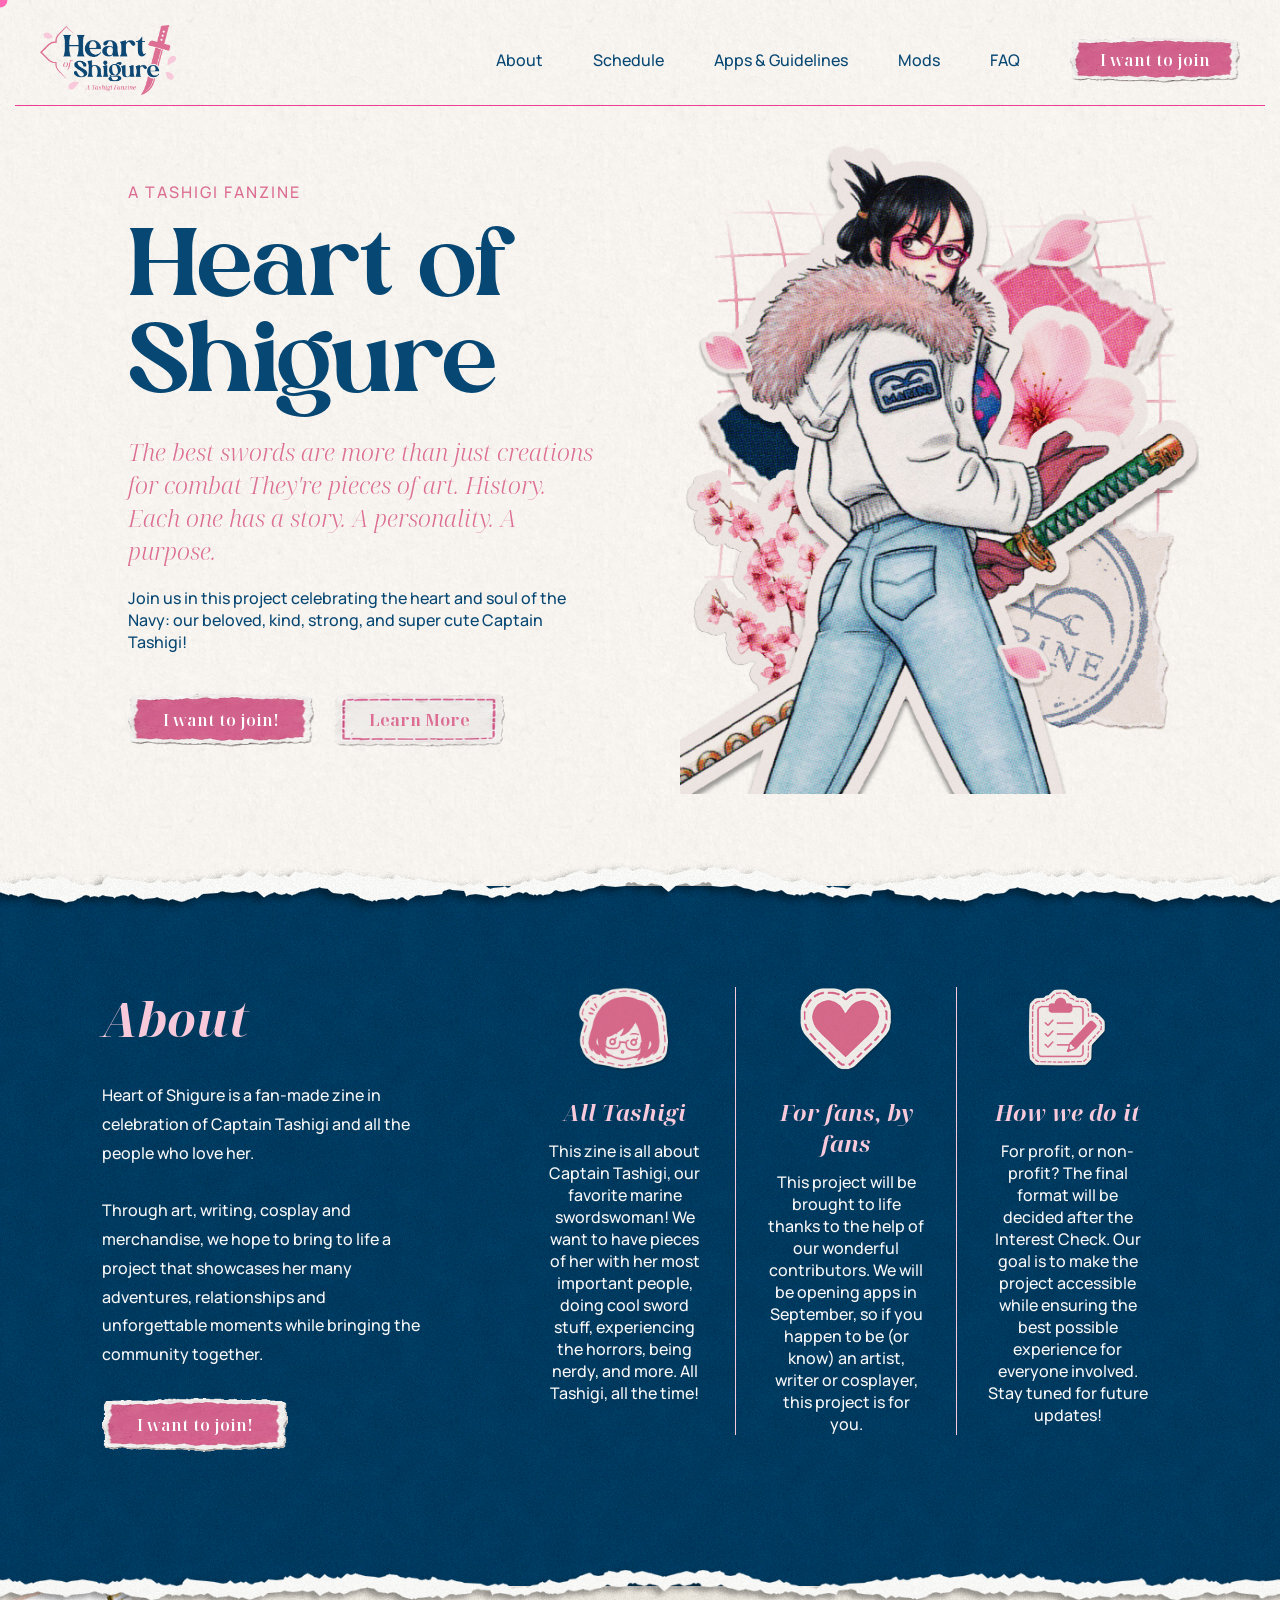
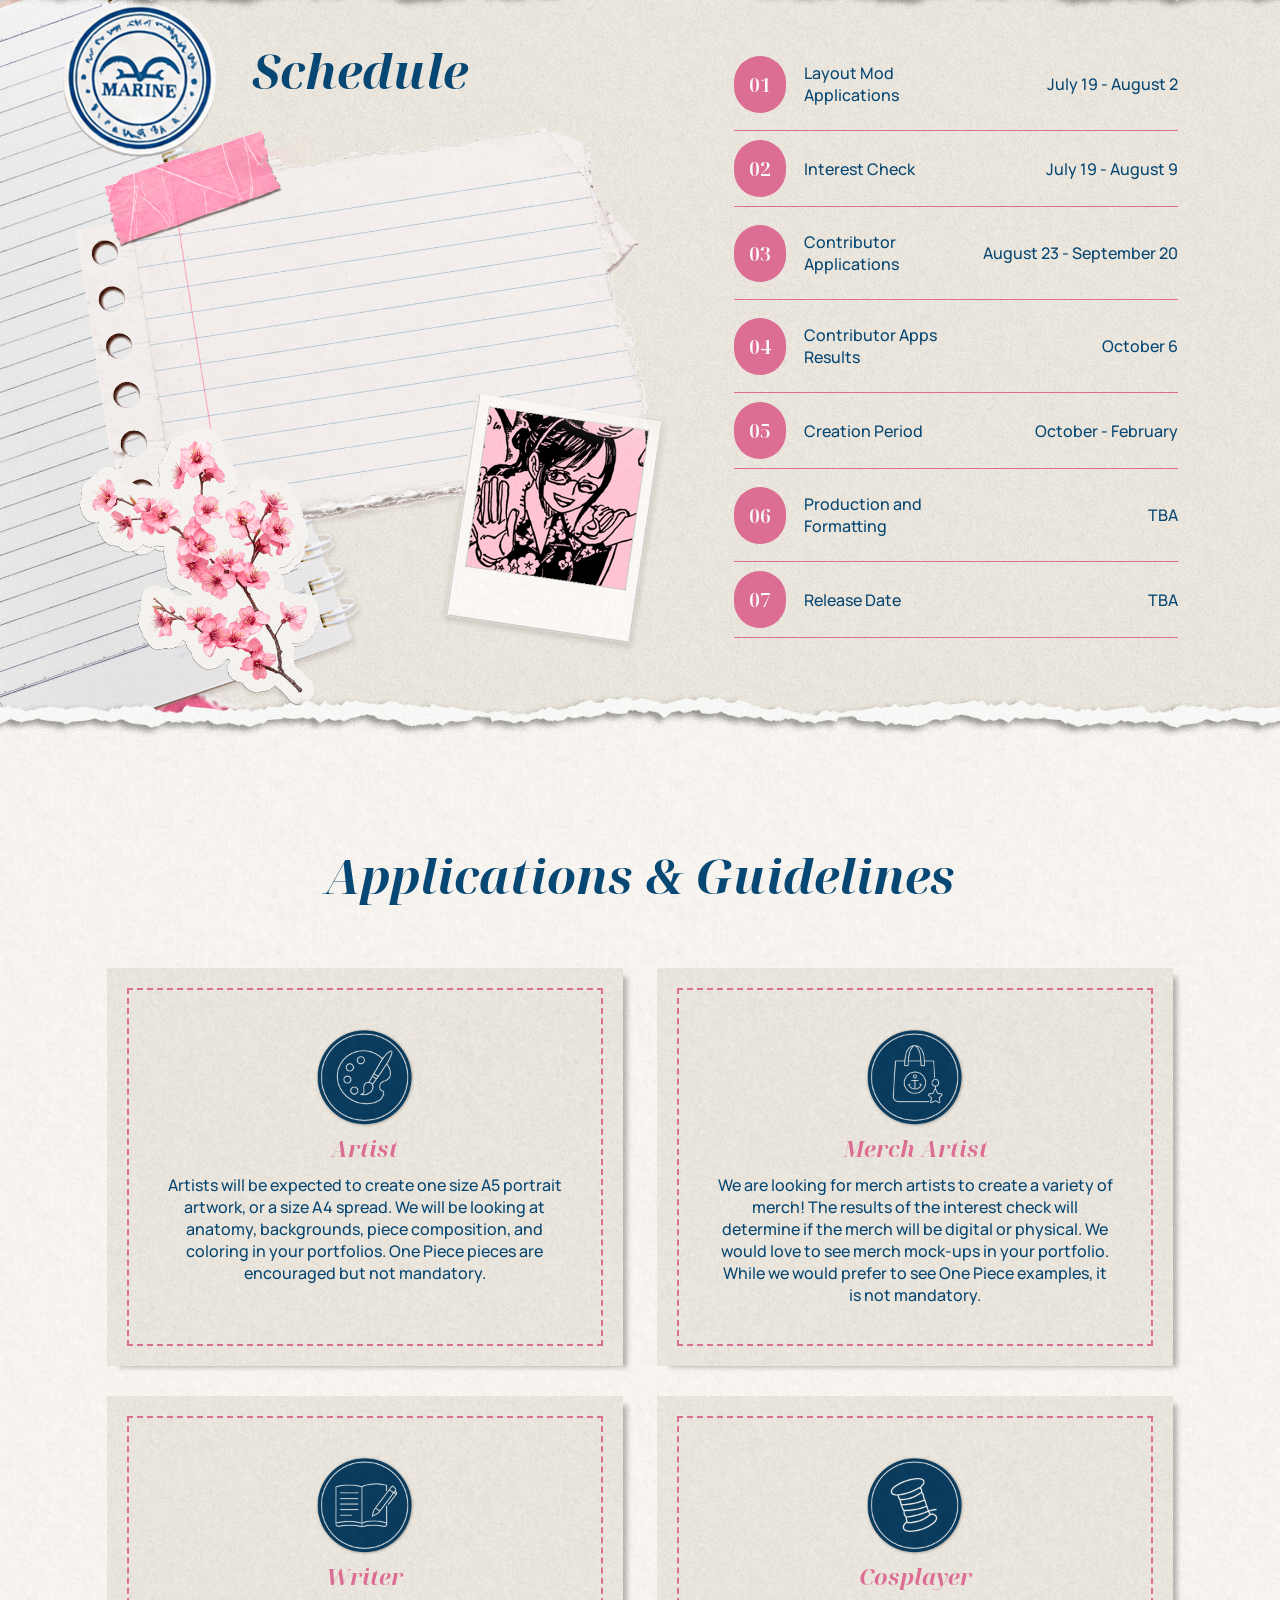
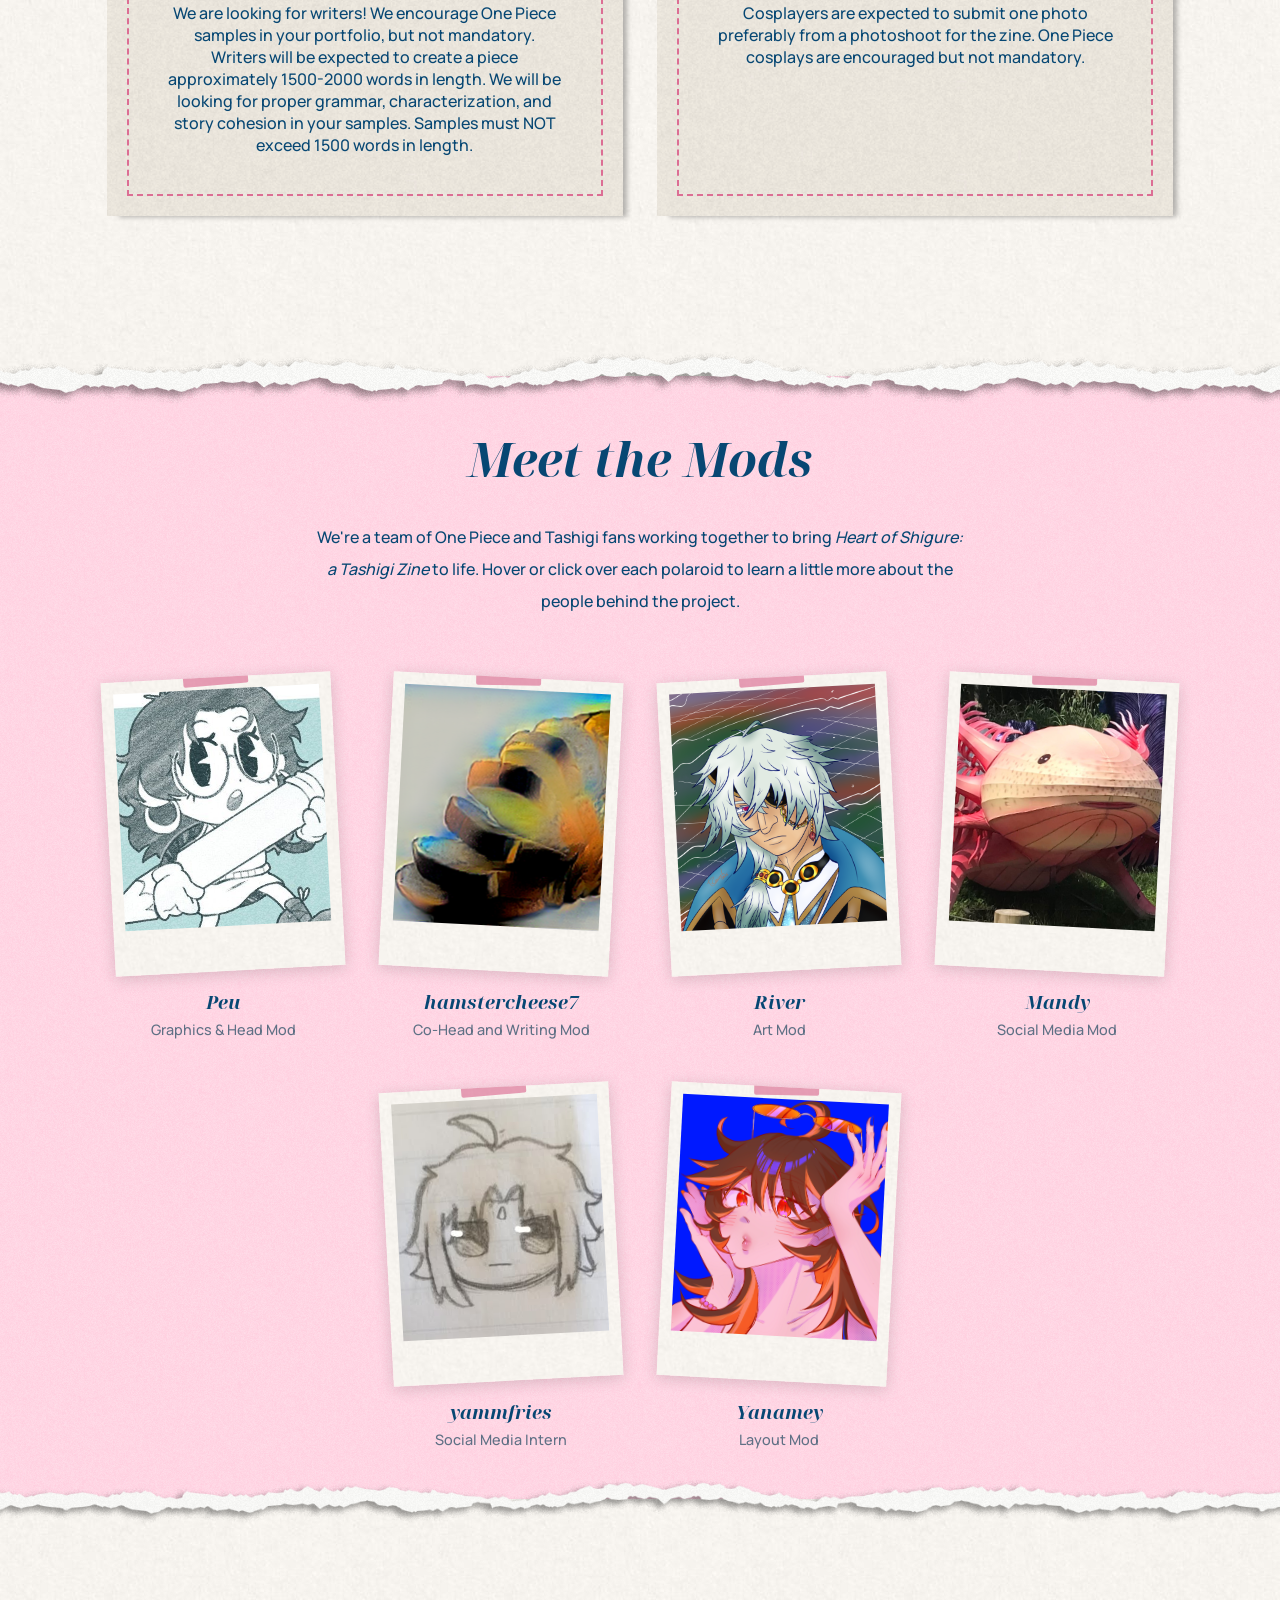
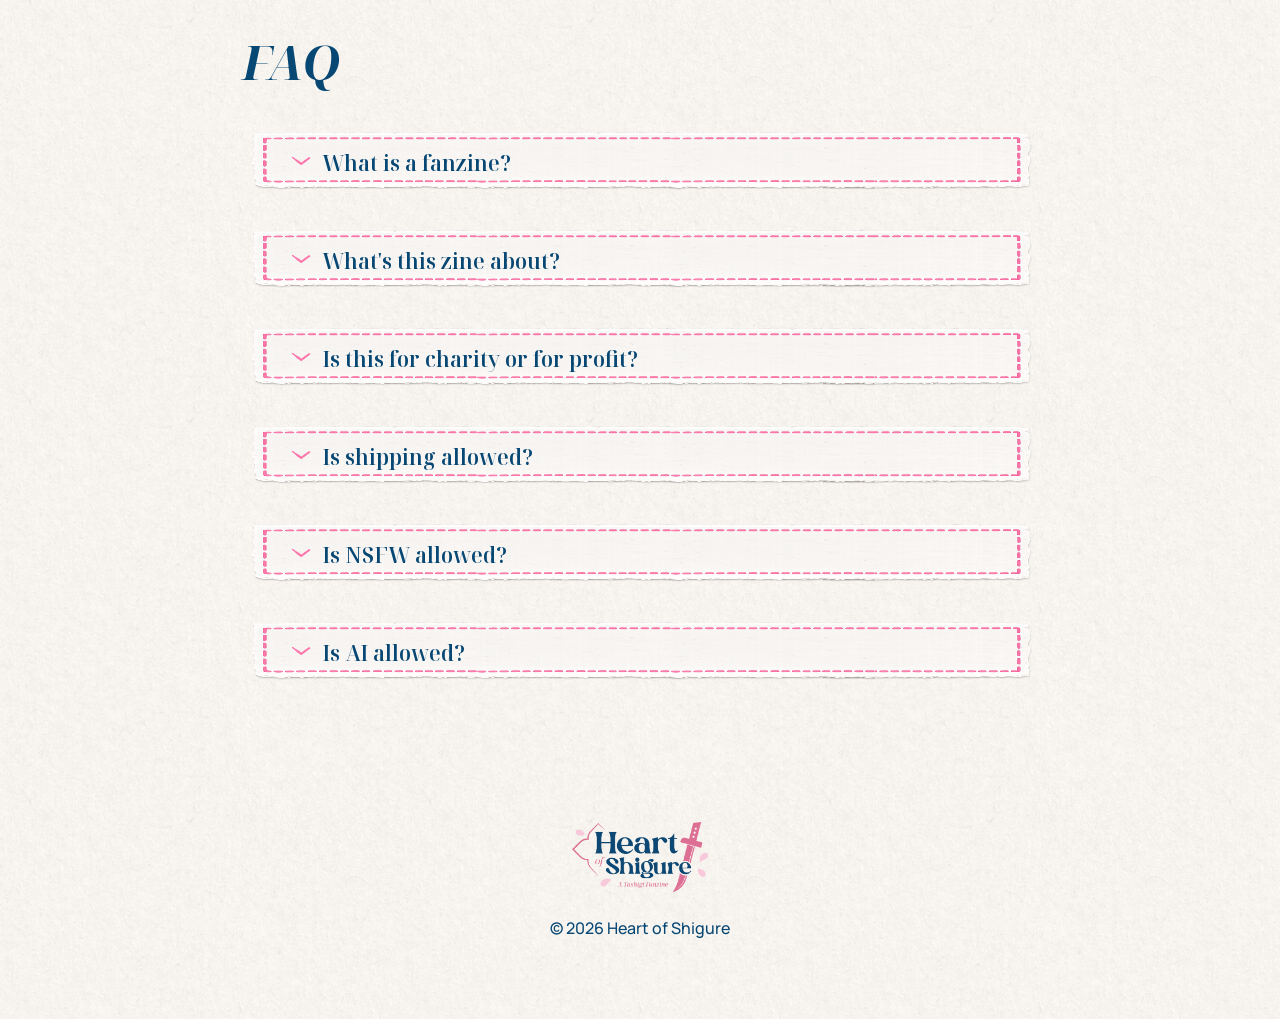
<file: index.html>
<!DOCTYPE html>
<html lang="en">
<head>
  <meta charset="UTF-8">
  <meta name="viewport" content="width=device-width, initial-scale=1.0">
  <title>Heart of Shigure: a Tashigi Zine</title>
  <link rel="icon" type="image/x-icon" href="assets/favicon.ico">

  <link rel="stylesheet" href="style.css">

  <link rel="preconnect" href="https://fonts.googleapis.com">
  <link rel="preconnect" href="https://fonts.gstatic.com" crossorigin>

 <link href="https://fonts.googleapis.com/css2?family=Noto+Serif+Display:ital,wght@0,400;0,600;0,700;1,400;1,600;1,700&family=Manrope:wght@300;400;600&display=swap" rel="stylesheet">
</head>

<body>

  <div class="cursor"></div>

<script>
document.addEventListener("DOMContentLoaded", () => {

  const isTouch = window.matchMedia("(pointer: coarse)").matches;

  if (!isTouch) {
    const cursor = document.querySelector(".cursor");

    document.addEventListener("mousemove", (e) => {
      cursor.style.left = e.clientX + "px";
      cursor.style.top = e.clientY + "px";
    });

    const interactives = document.querySelectorAll("a, button, input, textarea");

    interactives.forEach(el => {
      el.addEventListener("mouseenter", () => cursor.classList.add("hover"));
      el.addEventListener("mouseleave", () => cursor.classList.remove("hover"));
    });
  }

  const sections = document.querySelectorAll(
    ".hero, .about, .schedule, .apps, .mods, .faq"
  );

  const observer = new IntersectionObserver(
    (entries, observer) => {
      entries.forEach(entry => {
        if (entry.isIntersecting) {
          entry.target.classList.add("visible");
          observer.unobserve(entry.target);
        }
      });
    },
    {
      threshold: 0.15
    }
  );

  sections.forEach(section => observer.observe(section));
});
</script>
<header>

  <nav class="navbar">

    <img src="assets\tashigizinelogo.png" class="logo">

    <div class="nav-links">
      <a href="#about">About</a>
      <a href="#schedule">Schedule</a>
      <a href="#apps">Apps & Guidelines</a>
      <a href="#mods">Mods</a>
      <a href="#faq">FAQ</a>
      <a href="#apps" class="button small">I want to join</a>
    </div>

  </nav>

</header>


<section class="hero">

  <div class="hero-text">

    <span class="eyebrow">
      A Tashigi Fanzine
    </span>

    <h1>
      Heart of Shigure
    </h1>

    <h2>
      The best swords are more than just creations for combat They're pieces of art. History. Each one has a story. A personality. A purpose.
    </h2>
      Join us in this project celebrating the heart and soul of the Navy: our beloved, kind, strong, and super cute Captain Tashigi!


    <div class="hero-buttons">
      <a href="#apps" class="button">
        I want to join!
      </a>

      <a href="#about" class="buttonsecondary">
        Learn More
      </a>
    </div>

  </div>

  <div class="hero-image">

    <img src="assets/collagehero.png">

  </div>

</section>


<div class="divider-top"></div>


<section id="about" class="about">

    <div class="about-left">

        <h2>About</h2>

        <p>
            Heart of Shigure is a fan-made zine in celebration of Captain Tashigi and all the people who love her.
            <br>
            <br>
            Through art, writing, cosplay and merchandise, we hope to bring to life a project that showcases her many adventures, relationships and unforgettable moments while bringing the community together.
        </p>

        <a href="#apps" class="button">
            I want to join!
        </a>

    </div>

    <div class="about-features">

        <article class="feature">
            <img src="assets/icon_fortashigi.png">
            <h3>All Tashigi</h3>
            <p>
            This zine is all about Captain Tashigi, our favorite marine swordswoman! We want to have pieces of her with her most important people, doing cool sword stuff, experiencing the horrors, being nerdy, and more. All Tashigi, all the time!</p>
        </article>

        <article class="feature">
            <img src="assets/icon_thankscontributors.png">
            <h3>For fans, by fans</h3>
            <p>
            This project will be brought to life thanks to the help of our wonderful contributors. We will be opening apps in September, so if you happen to be (or know) an artist, writer or cosplayer, this project is for you.</p>
        </article>

        <article class="feature">
            <img src="assets/icon_howwedoit.png">
            <h3>How we do it</h3>
            <p>
            For profit, or non-profit? The final format will be decided after the Interest Check. Our goal is to make the project accessible while ensuring the best possible experience for everyone involved. Stay tuned for future updates!</p>
        </article>

    </div>

</section>

<div class="divider-bottom"></div>

<section id="schedule" class="schedule">

  <h2>Schedule</h2>

  <div class="schedule-container">

    <div class="schedule-collage">
        <img src="assets/schedulegraphic.png" alt="">
    </div>

      <table class="timeline">

  <tr class="timeline-item">
    <td><span>01</span></td>
    <td>Layout Mod Applications</td>
    <td>July 19 - August 2</td>
  </tr>

  <tr class="timeline-item">
    <td><span>02</span></td>
    <td>Interest Check</td>
    <td>July 19 - August 9</td>
  </tr>

  <tr class="timeline-item">
    <td><span>03</span></td>
    <td>Contributor Applications</td>
    <td>August 23 - September 20</td>
  </tr>

  <tr class="timeline-item">
    <td><span>04</span></td>
    <td>Contributor Apps Results</td>
    <td>October 6</td>
  </tr>

  <tr class="timeline-item">
    <td><span>05</span></td>
    <td>Creation Period</td>
    <td>October - February</td>
  </tr>

  <tr class="timeline-item">
    <td><span>06</span></td>
    <td>Production and Formatting</td>
    <td>TBA</td>
  </tr>

  <tr class="timeline-item">
    <td><span>07</span></td>
    <td>Release Date</td>
    <td>TBA</td>
  </tr>

</table>

    </div>

</section>


<div class="divider-bottom"></div>


<section id="apps" class="apps">

  <h2>Applications & Guidelines</h2>

    <a href="#" class="button" hidden>
    View complete guidelines
  </a>

  <div class="roles">

    <div class="role-card">
      <img src="assets/artisticon.png">
      <h3>Artist</h3>
      <p>Artists will be expected to create one size A5 portrait artwork, or a size A4 spread. We will be looking at anatomy, backgrounds, piece composition, and coloring in your portfolios. One Piece pieces are encouraged but not mandatory.</p>
    </div>

    <div class="role-card">
      <img src="assets/merchicon.png">
      <h3>Merch Artist</h3>
      <p>We are looking for merch artists to create a variety of merch! The results of the interest check  will determine if the merch will be digital or physical. We would love to see merch mock-ups in your portfolio. While we would prefer to see One Piece examples, it is not mandatory.</p>
    </div>

    <div class="role-card">
      <img src="assets/writericon.png">
      <h3>Writer</h3>
      <p>We are looking for writers! We encourage One Piece samples in your portfolio, but not mandatory. Writers will be expected to create a piece approximately 1500-2000 words in length. We will be looking for proper grammar, characterization, and story cohesion in your samples. Samples must NOT exceed 1500 words in length.</p>
    </div>

    <div class="role-card">
      <img src="assets/cosplayicon.png">
      <h3>Cosplayer</h3>
      <p>Cosplayers are expected to submit one photo preferably from a photoshoot for the zine. One Piece cosplays are encouraged but not mandatory.</p>
    </div>

  </div>

</section>


<div class="divider-top"></div>


<section class="mods" id="mods">

    <h2>Meet the Mods</h2>

    <p class="section-text">
        We're a team of One Piece and Tashigi fans working together to bring <i>Heart of Shigure: a Tashigi Zine</i> to life. Hover or click over each polaroid to learn a little more about the people behind the project.
    </p>

    <div class="mods-grid">

        <article class="mod-card">

            <div class="polaroid">

                <img src="assets/mods/peu.jpg" alt="Graphics Mod">

                <div class="overlay">
                    <h4>Hello, I am Peu!</h4>
                    <p>
                        I do graphic design and web dev for a living, and I love staying up late drawing even before workdays.
                    </p>
                </div>

            </div>

            <h3>Peu</h3>
            <span>Graphics & Head Mod</span>

        </article>

        <article class="mod-card">

            <div class="polaroid">

                <img src="assets/mods/Hamstercheese7.png" alt="Writing Mod">

                <div class="overlay">
                    <h4>Heyo, I'm Ham!</h4>
                    <p>
                        Tashigi is BEST GIRL and OP Marines are my fixation of the last decade.
                    </p>
                </div>

            </div>

            <h3>hamstercheese7</h3>
            <span>Co-Head and Writing Mod</span>

        </article>

        <article class="mod-card">

            <div class="polaroid">

                <img src="assets/mods/RiverLoche_icon.png" alt="Art Mod">

                <div class="overlay">
                    <h4>Hi, I am RiverLoche!</h4>
                    <p>
                        Caffeine fueled gremlin who loves art, video games, anime, and books.
                    </p>
                </div>

            </div>

            <h3>River</h3>
            <span>Art Mod</span>

        </article>

        <article class="mod-card">

            <div class="polaroid">

                <img src="assets/mods/Mandy_icon.jpg" alt="Socials Mod">

                <div class="overlay">
                    <h4>Hi, I am Mandy</h4>
                    <p>
                        The One Piece (brainrot) is real! I love writing and creating delicious OP inspired-recipes! 
                    </p>
                </div>

            </div>

            <h3>Mandy</h3>
            <span>Social Media Mod</span>

        </article>

        <article class="mod-card">

            <div class="polaroid">

                <img src="assets/mods/yam_icon.jpg" alt="Socials Mod Intern">

                <div class="overlay">
                    <h4>Hi, I am Yam!</h4>
                    <p>
                        Part-time artist, full-time brainrotter 🗣️
                    </p>
                </div>

            </div>

            <h3>yammfries</h3>
            <span>Social Media Intern</span>

        </article>

        <article class="mod-card">

            <div class="polaroid">

                <img src="assets/mods/yanamey_icon.png" alt="Layout Mod">

                <div class="overlay">
                    <h4>Hi, I am Yanamey!</h4>
                    <p>
                      A superfangirl of a lot of fandoms and One Piece is one of them!! My goats are the ASL brothers and up to this day I still cry over Marineford Arc.
                    </p>
                </div>

            </div>

            <h3>Yanamey</h3>
            <span>Layout Mod</span>

        </article>

    </div>

</section>


<div class="divider-bottom"></div>


<section id="faq" class="faq">

  <h2>FAQ</h2>

  <details>
    <summary>What is a fanzine?</summary>
    <p>A fanzine, or zine, is an art project focused on a theme made by a team of people (usually fans!). It normally includes fanart, fanfic, merch, and more!</p>
  </details>

  <details>
    <summary>What's this zine about?</summary>
    <p>This zine is all about Captain Tashigi, our favorite marine swordswoman! We want to have pieces of her with her friends (and/or lovers), doing cool sword stuff, experiencing the horrors, being nerdy, etc. All Tashigi, all the time~</p>
  </details>

  <details>
    <summary>Is this for charity or for profit?</summary>
    <p>This will be determined by the volume of sign-ups!</p>
  </details>

    <details>
    <summary>Is shipping allowed?</summary>
    <p>Shipping will be allowed, and we aim to have it cover roughly a 30% of the content in the zine. All ships are welcome. We love LOVE!</p>
  </details>

  <details>
    <summary>Is NSFW allowed?</summary>
    <p>NSFW won't be allowed in this project.</p>
  </details>

  <details>
    <summary>Is AI allowed?</summary>
    <p>NO. No AI will be allowed in the creation of ANY part of this project.</p>
  </details>



</section>


<footer>

  <img src="assets\tashigizinelogo.png">

  <p>
    © 2026 Heart of Shigure
  </p>

</footer>

</body>
</html>
</file>
<file: style.css>
*{
  margin:0;
  padding:0;
  box-sizing:border-box;
}

:root{
  --accent-pink: #dc6e94;
  --accent-beige: #FAFAF8;
  --accent-navy: #074773;
}

@font-face {
  font-family: 'Silk Flower';
  src: url('fonts/SilkFlower.otf');
}

html{
  scroll-behavior:smooth;
}

body{
  background-image: url("assets/paperseamless1.jpg");
  color:#074773;
  font-family:'Manrope';
  font-weight: 500;
  cursor: none;
}

.hero,
.about,
.schedule,
.apps,
.mods,
.faq {
  opacity: 0;
  transform: translateY(25px);
  transition: opacity 0.6s ease, transform 0.6s ease;
  will-change: opacity, transform;
}

.hero.visible,
.about.visible,
.schedule.visible,
.apps.visible,
.mods.visible,
.faq.visible {
  opacity: 1;
  transform: translateY(0);
}

.cursor {
  width: 15px;
  height: 15px;
  background: hotpink;
  border-radius: 50%;
  position: fixed;
  top: 0;
  left: 0;
  transform: translate(-50%, -50%);
  pointer-events: none;
  z-index: 9999;
  transition: width 0.15s ease, height 0.15s ease, transform 0.15s ease;
}

.cursor.hover {
  width: 40px;
  height: 40px;
}

h1{
  font-family: 'Silk Flower';
  font-weight: 200;.
}

h2,h3{
  font-family:'Noto Serif Display',serif;
  font-style: italic;
}

section{
  padding: 50px 8%;
}

header {
  top: 0;
}

.navbar{
  margin:15px;
  padding: 10px 25px;
  display:flex;
  justify-content:space-between;
  align-items:center;
  border-bottom: 1px solid #eb4091;
}

.logo{
  height:70px;
}

.nav-links{
  display:flex;
  gap:50px;
  align-items: center;
}

.nav-links a{
  text-decoration:none;
  color:#074773;
  position:relative;
  transition:color .25s ease, transform .25s ease;
}

.nav-links a:not(.button):hover{
  color:var(--accent-pink);
  transform:translateY(-2px);
}

.nav-links a:not(.button)::after{
  content:"";
  position:absolute;
  left:0;
  bottom:-6px;
  width:100%;
  height:2px;
  background:var(--accent-pink);
  transform:scaleX(0);
  transform-origin:center;
  transition:transform .25s ease;
}

.nav-links a:not(.button):hover::after{
  transform:scaleX(1);
}

.button{
  background-image: url('assets/button1.png');
  background-size: 100% 100%;
  background-repeat: no-repeat;
  background-position: center;
  font-weight: 600;
  color:white !important;
  padding:16px 35px;
  text-decoration:none;
  font-family: 'Noto Serif display';
  transition: transform .3s ease, filter .3s ease;

}

.button:hover{
  transform: translateY(-2px) !important;
  filter: brightness(.90);
}

.small{
  padding:12px 30px;
}

.buttonsecondary{
  background-image: url('assets/button2.png');
  background-size: 100% 100%;
  background-repeat: no-repeat;
  background-position: center;
  color: #dc6e94;
  padding:16px 35px;
  text-decoration:none;
  display:inline-block;
  font-family: 'Noto Serif display';
  font-weight: 700;
  transition: transform 0.25s ease;
}

.buttonsecondary:hover{
  transform: translateY(-2px);
    filter: brightness(.95);
}

.hero{
  min-height:85vh;
  display:grid;
  grid-template-columns:1fr 1fr;
  gap:80px;
  padding: 20px 10% 40px 10%;
  overflow: hidden;
}

.eyebrow{
  color:#dc6e94;
  letter-spacing:2px;
  text-transform:uppercase;
}

.hero h1{
  font-size:6rem;
  line-height:1;
  margin:20px 0;
}

.hero h2 {
  padding-bottom: 20px;
  font-weight: 300;
  color: var(--accent-pink);
}

.hero p{
  font-size:1.2rem;
  max-width:500px;
  line-height:1.8;
}

.hero-text{
  padding-top: 40px;
}


.hero-buttons{
  margin-top:40px;
  display:flex;
  gap:20px;
}

.hero-image{
  position:relative;
  margin-bottom: -150px;
}

.hero-image img{
  width:110%;
  height:auto;
  object-fit:cover;
}

.about{

    display:grid;
    grid-template-columns:1fr 2fr;
    gap:80px;
    color: #F7F7F7;
    align-items:center;
    text-align:left;
    background-image: url(assets/paperseamlessnsavy1.jpg);
    padding-bottom: 150px !important;
    padding-top: 100px !important;
}

.about h2, h3 {
  color: #F7C9DA;
}

.about-left p{

    margin:25px 0;
    padding-bottom: 20px;
    line-height:1.8;
}

.about-features{

    display:grid;
    grid-template-columns:repeat(3,1fr);
}

.feature{

    padding:0 30px;
    text-align:center;
    border-left:1px solid rgb(247, 201, 218);
}

.feature:first-child{

    border-left:none;
}

.feature img{

    width: auto;
    height: 85px;
    margin-bottom:20px;
}

.feature h3{

    margin-bottom:12px;
    font-size:1.4rem;
}

.about h2,
.apps h2,
.mods h2,
.faq h2{
  font-size:3rem;
  margin-bottom:30px;
}

.section-text{
  max-width:700px;
  margin:auto;
  line-height:2;
}

.stats{
  display:grid;
  grid-template-columns:repeat(3,1fr);
  gap:40px;
  margin-top:70px;
}

.schedule{
  background-image: url(assets/paperseamlessbeige1.jpg);
  margin-top: -78px;
  overflow: hidden;
}

.schedule h2{
  font-size:3rem;
  margin-bottom:-90px;
  position: relative;
  left: 150px;
}

.schedule-container{
    display:flex;
    grid-template-columns:minmax(420px, 55%) 1fr;
    align-items:center;
    gap:4rem;
}

.schedule-collage{
   top: 100px;
    position:relative;
}

.schedule-collage img{
    display:block;
    height: 800px;
    margin-left:calc(-8vw);
    margin-top: -150px;
    width:auto;

}

.timeline {
  width: 100%;
  border-collapse: collapse;
}

.timeline-item td {
  padding: 1.5rem 0;
  border-bottom: 1px solid var(--accent-pink);
}

.timeline-item td span {
  color: var(--accent-beige);
  padding: 15px;
  border-radius: 100px;
  background-color: var(--accent-pink);
  font-family: 'Noto Serif Display';
  font-weight: 600;
  font-size: 1.2em;
}

.timeline-item td:first-child {
  width: 70px;
}

.timeline-item td:last-child {
  text-align: right;
  white-space: nowrap;
}

.apps{
  text-align:center;
  padding-bottom: 100px;
}

.apps .button {
  font-size: 1.3em;
  transform: scale(1.05);
  transition: transform 0.2s ease, filter 0.2s ease;
}

.apps .button:hover {
  transform: translateY(-2px);
  filter: brightness(0.93);
}

.roles{
  display:flex;
  flex-direction: row;
  flex-wrap: wrap;
  gap:30px;
  margin:60px 0;
  justify-content: space-evenly;
}

.role-card{
  position: relative;
  background-image: url("assets/paperseamlessbeige1.jpg");
  background-size: cover;
  background-position: center;
  background-repeat: no-repeat;
  -webkit-box-shadow: 8px 5px 10px -4px rgba(0,0,0,0.28); 
  box-shadow: 8px 5px 5px -4px rgba(0,0,0,0.28);
  padding: 60px;
  font-family: 'Noto Serif Display';
  max-width: 48%;
}

.role-card::before{
  content: "";
  position: absolute;
  inset: 20px;
  border: 2px dashed var(--accent-pink);
  box-sizing: border-box;

  pointer-events: none;
}

.role-card h3{
  color: var(--accent-pink);
  font-size: 1.4em;
  padding-bottom: 10px;
}

.role-card p {
  font-family: 'Manrope';
}

.role-card img {
  height: 100px;
  width: auto;
}

.mods{
    background-image: url("assets/paperseamlesspink1.jpg");
    text-align:center;
}

.mods .section-text{
    max-width:650px;
    margin:0 auto 60px;
}

.mods-grid{

    display:flex;
    justify-content:center;
    gap:3rem;
    flex-wrap:wrap;
}

.mod-card{

    width:230px;
    background:transparent;
    box-shadow:none;
    padding:0;
    text-align:center;
}

.polaroid{

    position:relative;

    background-image: url("assets/paperseamless1.jpg");
    padding:12px 12px 45px;

    box-shadow:0 3px 15px rgba(0,0,0,.15);

    transition:.35s;
    overflow:hidden;

    transform:rotate(-3deg);
}

.mod-card:nth-child(even) .polaroid{
    transform:rotate(3deg);
}

.mod-card:hover .polaroid{

    transform:translateY(-12px) rotate(0deg);
}

.polaroid::before{

    content:"";

    position:absolute;
    top:-10px;
    left:50%;

    transform:translateX(-50%) rotate(-2deg);

    width:65px;
    height:18px;

    background:rgba(220,110,148,.65);

    border-radius:2px;

    z-index:20;
}

.polaroid img{

    width:100%;
    aspect-ratio:1/1.15;
    object-fit:cover;
    display:block;
}

.overlay{

    position:absolute;

    top:12px;
    left:12px;
    right:12px;
    bottom:45px;

    background:rgba(220,110,148,.92);

    color:white;

    display:flex;
    flex-direction:column;
    justify-content:center;
    align-items:center;

    padding:20px;

    text-align:center;

    opacity:0;
    transition:.3s;
}

.polaroid:hover .overlay{

    opacity:1;
}

.overlay h4{

    font-family:'Noto Serif Display';
    margin-bottom:12px;
    font-size:1.2rem;
}

.overlay p{

    font-size:.85rem;
    line-height:1.6;
}

.mod-card h3{

    margin-top:18px;
    color:#074773;
}

.mod-card span{

    display:block;
    margin-top:6px;
    color:#5f7085;
    font-size:.9rem;
}

.faq{
  max-width:1000px;
  margin:auto;
}

details{
  background-image: url(assets/long2.png);
  background-repeat: no-repeat;
  background-size: 100% 70px;
  background-position: top;
  margin-top:20px;
  padding:25px 80px;
  font-family:'Noto Serif Display';
  font-size:1.3em;
  height:100%;   /* <- faltaba este ; */
  transition: transform .3s ease, filter .3s ease;
}

details:hover{
    transform: translateY(-2px);
    filter: brightness(.95);
}

summary{
  cursor:pointer;
    list-style: none;
  font-weight:600;
}

details p{
  margin-top:20px;
  font-size: 0.8em;
  line-height:1.8;
  font-family:'Manrope';
  max-height: 0;
  opacity: 0;
  overflow: hidden;
  transition: max-height .35s ease, opacity .35s ease;
}

details[open] p{
    max-height: 500px; /* mayor que el contenido */
    opacity: 1;
}

footer{
  padding:80px;
  text-align:center;
}

footer img{
  height:70px;
  margin-bottom:20px;
}

.divider-top {
  background-image: url("assets/tornpaper1.png");
  background-size: fill;
  background-repeat: no-repeat;
  background-position: center;
  position: absolute;
  z-index: 1;
  left: 0;
  width: 100%;
  height: 80px;
  transform: translateY(-32px);
}

.divider-bottom {
  height: 80px;
  z-index: 1;
  background-image: url("assets/tornpaper1.png");
  background-size: cover;
  background-repeat: no-repeat;
  background-position: center;
  position: relative;
  transform: translateY(-33px);
}

.navy{
  background:#074773;
}

.pink{
  background:#f8c9da;
}

@media (pointer: coarse) {
  /* cursor */
}

/* ==========================
   MOBILE
========================== */

@media (max-width:600px){

  /* GENERAL */

  body{
    cursor:auto;
  }

  .cursor{
    display:none;
  }

  section{
    padding:55px 6%;
  }

  h2{
    font-size:1.8em !important;
  }

  /* NAV */

  .navbar{
    flex-direction:column;
    gap:15px;
    padding:15px;
  }

  .logo{
    height:55px;
  }

  .nav-links{
    display:flex;
    flex-wrap:wrap;
    justify-content:center;
    gap:12px 18px;
  }

  .nav-links a{
    font-size:.9rem;
  }

  .nav-links .button{
    width:100%;
    text-align:center;
    margin-top:8px;
  }

  /* HERO */

  .hero{
    grid-template-columns:1fr;
    gap:25px;
    text-align:center;
    min-height:auto;
    padding:25px 6% 0;
  }

  .hero-text{
    padding:0;
  }

  .hero h1{
    font-size:3rem;
  }

  .hero h2{
    font-size:1.5em !important;
  }

  .hero p{
    margin:auto;
    font-size:1rem;
  }

  .hero-buttons{
    flex-direction:column;
    align-items:center;
    gap:15px;
  }

  .hero-image{
    margin:0;
  }

  .hero-image img{
    width:100%;
    max-width:360px;
    margin:0 0 -30px;
    display:block;
  }

  /* ABOUT */

  .about{
    grid-template-columns:1fr;
    gap:50px;
    text-align:center;
  }

  .about-features{
    grid-template-columns:1fr;
  }

  .feature{
    border:none;
    padding:0;
  }

  .feature + .feature{
    margin-top:40px;
  }

  /* SCHEDULE */

  .schedule h2{
    position:static;
    margin:0 0 40px;
    text-align:center;
  }

  .schedule-container{
    flex-direction:column;
    gap:40px;
  }

  .schedule-collage{
    position:static;
    order:2;
  }

  .schedule-collage img{
    width:100%;
    height:auto;
    margin:0 0 -50px -20px;
  }

  .timeline td{
    font-size:.85rem;
    padding:14px 0;
  }

  .timeline-item td:last-child{
    white-space:normal;
    text-align:right;
  }

  /* APPS */

  .roles{
    flex-direction:column;
  }

  .role-card{
    max-width:100%;
    padding:35px 20px;
  }

  .apps .button{
    font-size: 0.9em;
  }

  /* MODS */

  .mods-grid{
    gap:40px;
  }

  .mod-card{
    width:100%;
    max-width:280px;
  }

  /* FAQ */

  .faq h2 {
    text-align: center;
  }

  details{
    background-size:100% 60px;
    padding:18px 20px;
  }

  summary{
  font-size: .8rem;
  padding-left: 10px;
  margin-top: 5px;
  }

  details p{
    font-size:.9rem;
  }

  /* FOOTER */

  footer{
    padding:60px 20px;
  }

}
</file>
